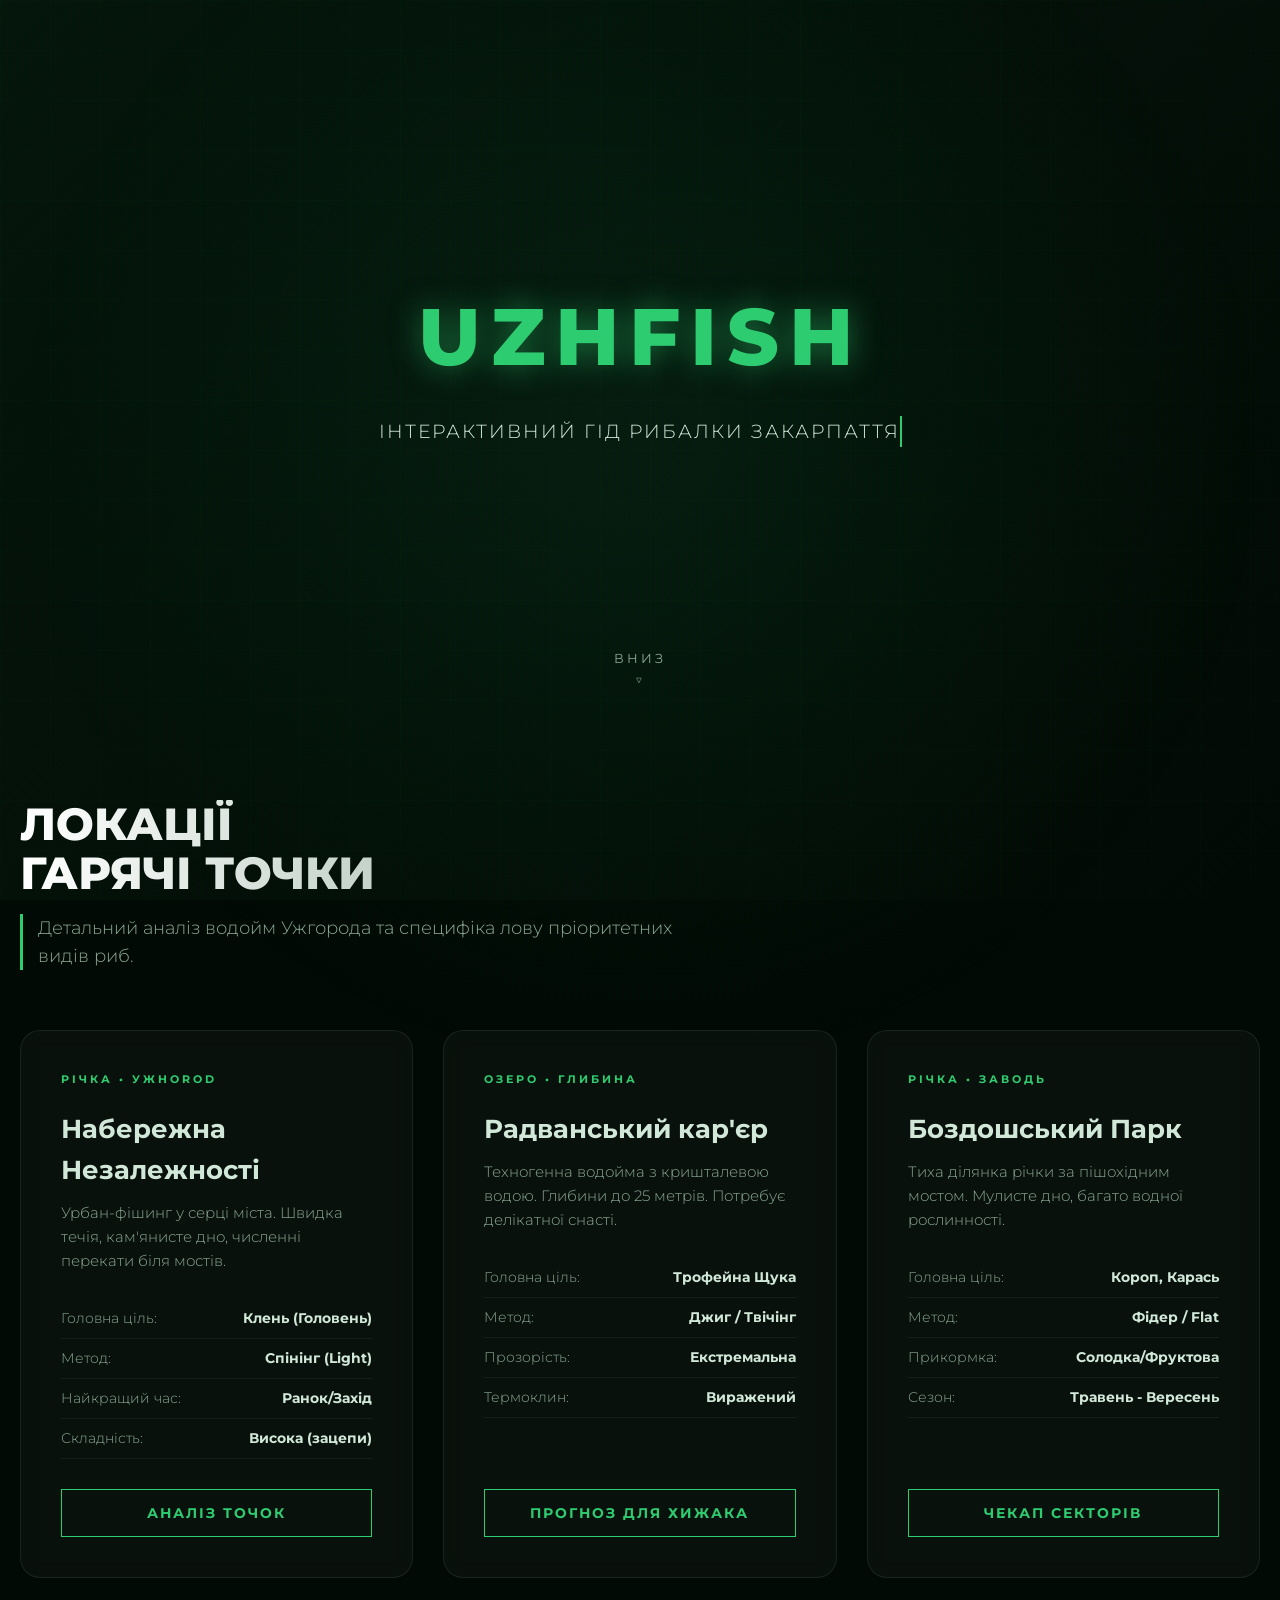
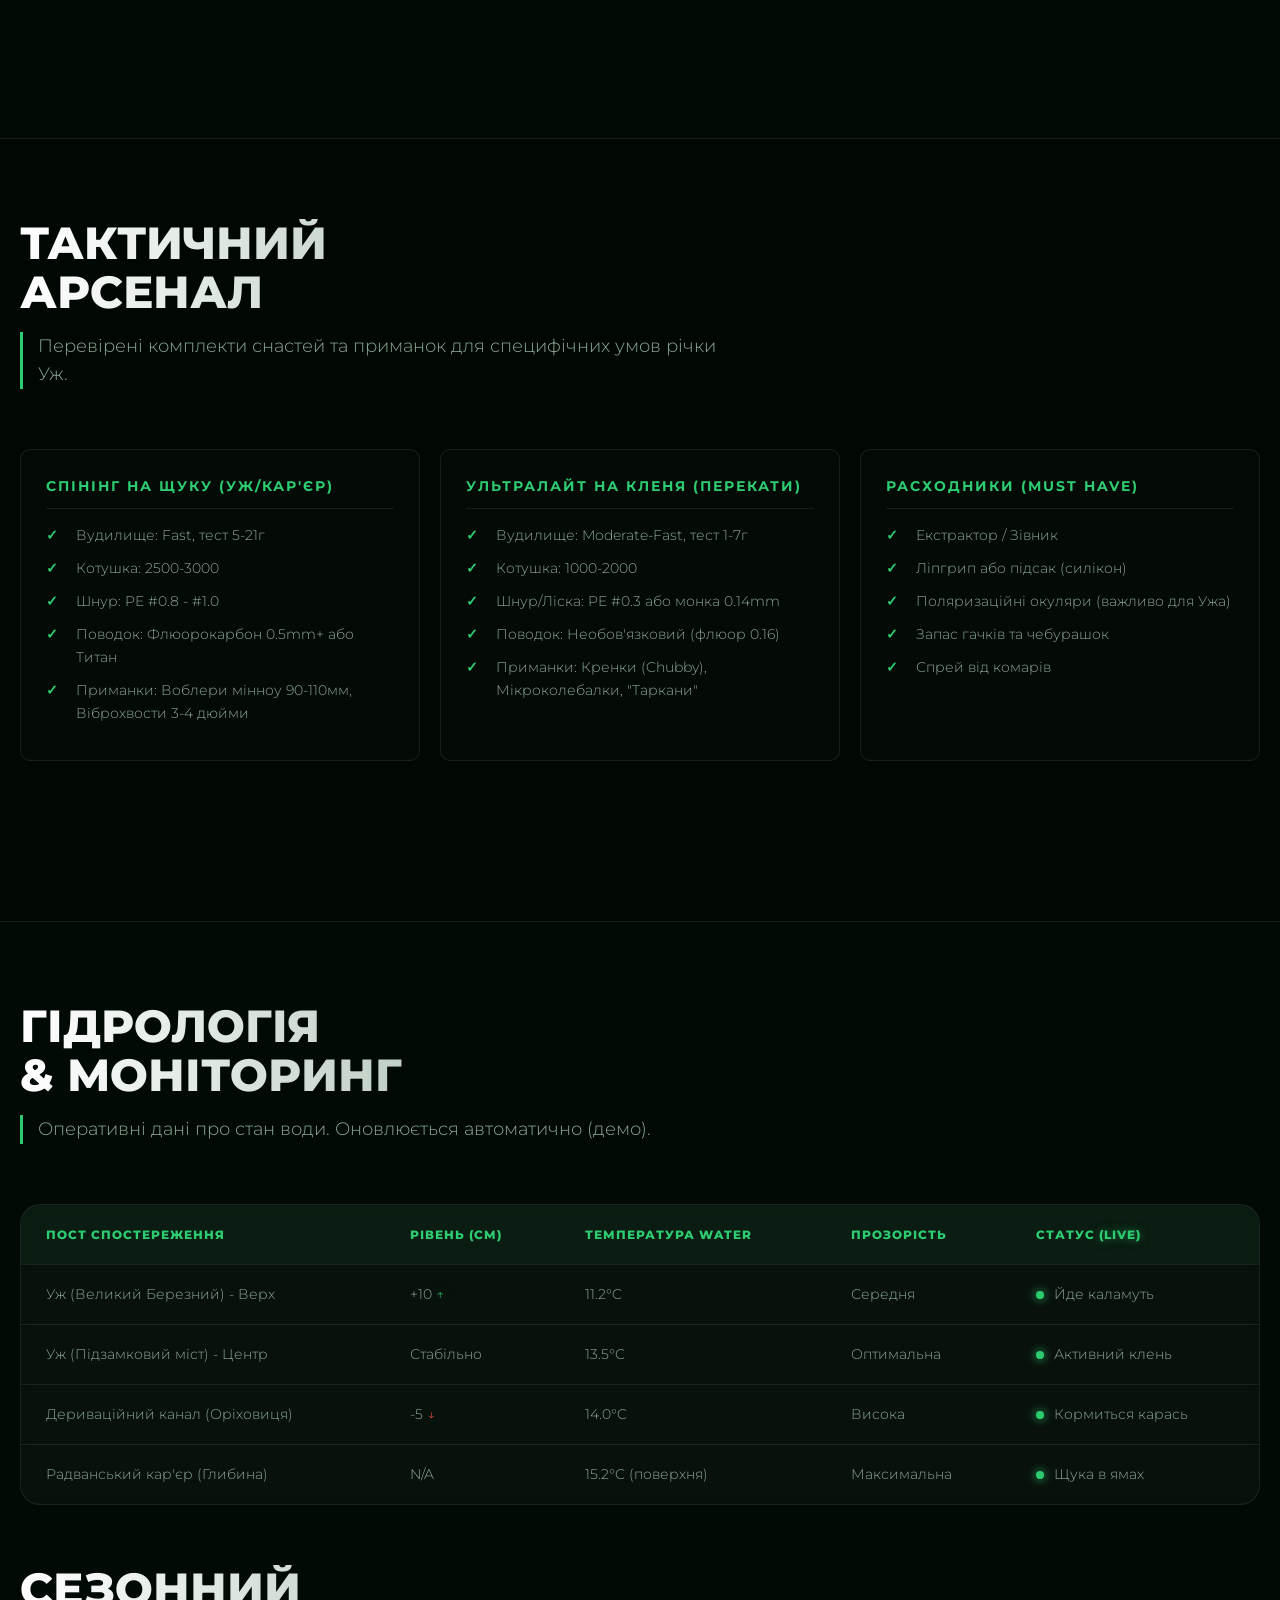
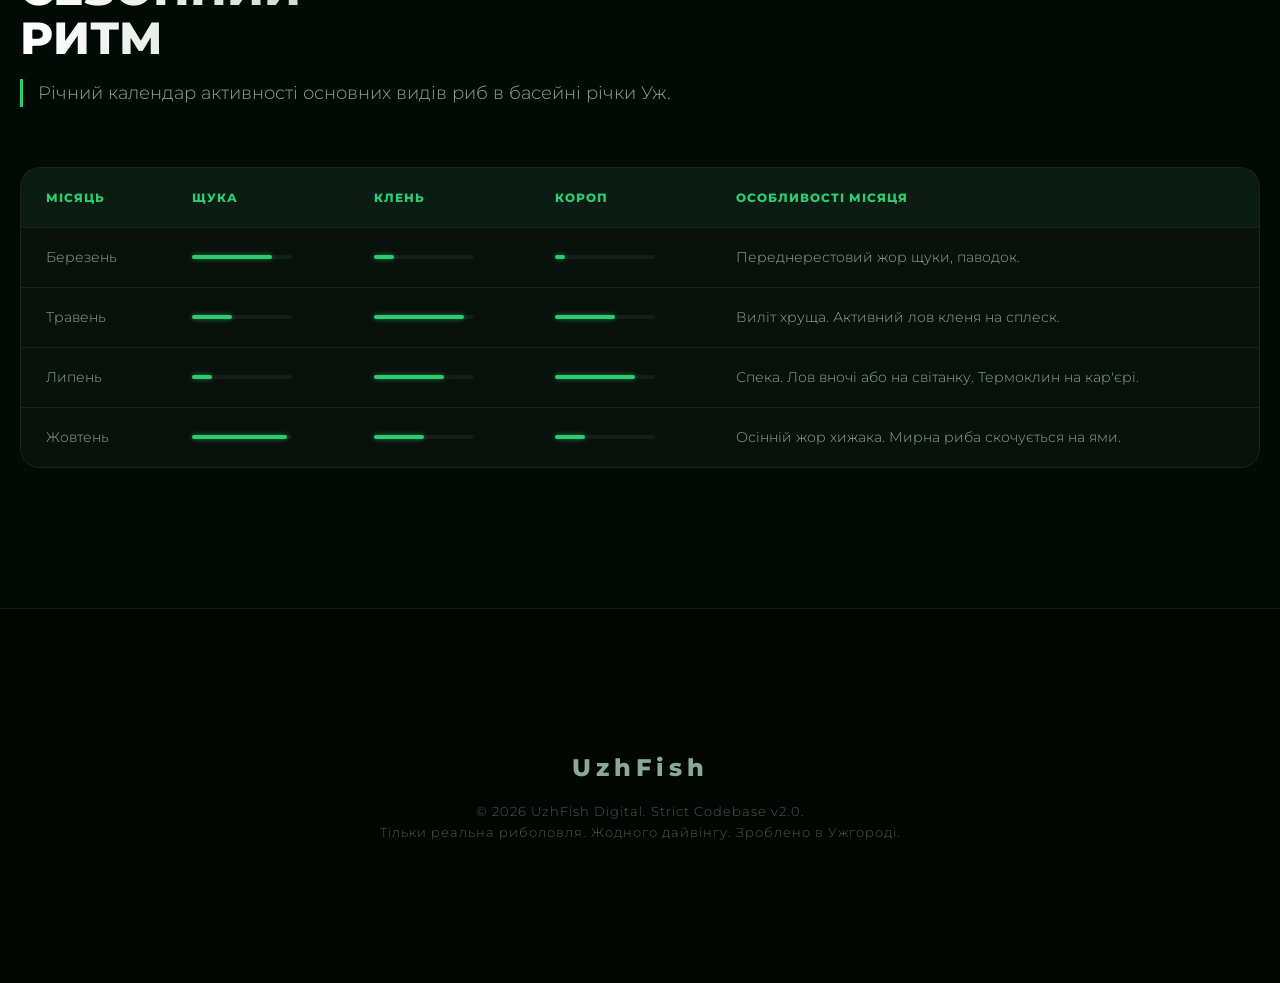
<file: index.html>
<!DOCTYPE html>
<html lang="uk">
<head>
    <meta charset="UTF-8">
    <meta name="viewport" content="width=device-width, initial-scale=1.0">
    <title>UzhFish — Преміальна Екосистема Рибалок Ужгорода</title>
    <link href="https://fonts.googleapis.com/css2?family=Montserrat:wght@300;400;700;800&display=swap" rel="stylesheet">
    
    <style>
        /* --- ДИЗАЙН-СИСТЕМА "DEEP RIVER DARK MODE" --- */
        :root {
            --bg-dark: #020a05;
            --bg-gradient: linear-gradient(135deg, #05160c 0%, #020a05 100%);
            --neon-green: #2ecc71;
            --neon-glow: rgba(46, 204, 113, 0.6);
            --text-main: #d1e8d9;
            --text-muted: #8ba895;
            --glass-bg: rgba(255, 255, 255, 0.03);
            --glass-border: rgba(255, 255, 255, 0.08);
            --font-family: 'Montserrat', sans-serif;
            --ease-out-back: cubic-bezier(0.175, 0.885, 0.32, 1.275);
        }

        /* --- ГЛОБАЛЬНІ СКИНУТТЯ ТА БАЗА --- */
        * {
            margin: 0;
            padding: 0;
            box-sizing: border-box;
            outline: none;
        }

        html {
            scroll-behavior: smooth;
            font-size: 16px;
        }

        body {
            background-color: var(--bg-dark);
            background-image: var(--bg-gradient);
            background-attachment: fixed;
            color: var(--text-main);
            font-family: var(--font-family);
            line-height: 1.6;
            overflow-x: hidden;
            position: relative;
        }

        /* Фонова текстура - сітка */
        body::before {
            content: '';
            position: fixed;
            top: 0; left: 0; width: 100%; height: 100%;
            background-image: linear-gradient(rgba(46, 204, 113, 0.02) 1px, transparent 1px),
                              linear-gradient(90deg, rgba(46, 204, 113, 0.02) 1px, transparent 1px);
            background-size: 50px 50px;
            z-index: -1;
        }

        /* Глибоке підсвічування води (Паралакс фон) */
        .deep-water-light {
            position: fixed;
            top: 50%; left: 50%;
            transform: translate(-50%, -50%);
            width: 100vmax; height: 100vmax;
            background: radial-gradient(circle, rgba(46, 204, 113, 0.07) 0%, rgba(2, 10, 5, 0) 70%);
            z-index: -2;
            pointer-events: none;
        }

        /* Кастомний скролбар */
        ::-webkit-scrollbar { width: 8px; }
        ::-webkit-scrollbar-track { background: var(--bg-dark); }
        ::-webkit-scrollbar-thumb {
            background: var(--neon-green);
            border-radius: 10px;
            box-shadow: 0 0 10px var(--neon-glow);
        }

        /* Утиліти */
        .container {
            max-width: 1300px;
            margin: 0 auto;
            padding: 80px 20px;
        }

        .neon-text {
            color: var(--neon-green);
            text-shadow: 0 0 10px var(--neon-glow);
        }

        /* --- ХЕДЕР (HERO SECTION) --- */
        header {
            height: 80vh;
            display: flex;
            flex-direction: column;
            justify-content: center;
            align-items: center;
            text-align: center;
            position: relative;
            overflow: hidden;
        }

        .logo {
            font-size: 5rem;
            font-weight: 800;
            text-transform: uppercase;
            letter-spacing: 10px;
            color: var(--neon-green);
            text-shadow: 0 0 30px rgba(46, 204, 113, 0.5);
            margin-bottom: 15px;
            position: relative;
        }

        /* Анімація друку для слогану */
        .typewriter h1 {
            overflow: hidden;
            border-right: 2px solid var(--neon-green);
            white-space: nowrap;
            margin: 0 auto;
            letter-spacing: 2px;
            font-weight: 300;
            font-size: 1.2rem;
            animation: typing 3.5s steps(40, end), blink-caret 0.75s step-end infinite;
        }

        @keyframes typing { from { width: 0 } to { width: 100% } }
        @keyframes blink-caret { from, to { border-color: transparent } 50% { border-color: var(--neon-green); } }

        .scroll-down {
            position: absolute;
            bottom: 30px;
            font-size: 0.8rem;
            text-transform: uppercase;
            letter-spacing: 3px;
            color: var(--text-muted);
            animation: arrow-bounce 2s infinite;
            cursor: pointer;
        }

        @keyframes arrow-bounce {
            0%, 20%, 50%, 80%, 100% { transform: translateY(0); }
            40% { transform: translateY(-10px); }
            60% { transform: translateY(-5px); }
        }

        /* --- СЕКЦІЇ ТА ТИПОГРАФІЯ --- */
        .section-header {
            margin-bottom: 60px;
            max-width: 700px;
        }

        .section-title {
            font-weight: 800;
            font-size: 2.8rem;
            text-transform: uppercase;
            line-height: 1.1;
            margin-bottom: 15px;
            background: linear-gradient(to right, #fff, var(--text-muted));
            -webkit-background-clip: text;
            -webkit-text-fill-color: transparent;
        }

        .section-subtitle {
            font-weight: 300;
            color: var(--text-muted);
            font-size: 1.1rem;
            border-left: 3px solid var(--neon-green);
            padding-left: 15px;
        }

        h3 {
            font-weight: 700;
            font-size: 1.6rem;
            margin-bottom: 10px;
        }

        /* --- КАРТКИ (GLASSMORPHISM + 3D HOVER) --- */
        .grid-3 {
            display: grid;
            grid-template-columns: repeat(auto-fit, minmax(350px, 1fr));
            gap: 30px;
            margin-bottom: 80px;
        }

        .glass-card {
            background: var(--glass-bg);
            backdrop-filter: blur(10px);
            -webkit-backdrop-filter: blur(10px);
            border: 1px solid var(--glass-border);
            padding: 40px;
            border-radius: 20px;
            transition: transform 0.5s var(--ease-out-back), border-color 0.3s ease, box-shadow 0.3s ease;
            position: relative;
            display: flex;
            flex-direction: column;
            transform-style: preserve-3d; /* Для 3D ефекту */
        }

        .glass-card:hover {
            border-color: var(--neon-green);
            box-shadow: 0 20px 50px rgba(46, 204, 113, 0.15);
            /* Transform додається через JS для 3D нахилу */
        }

        .card-category {
            font-size: 0.7rem;
            text-transform: uppercase;
            color: var(--neon-green);
            font-weight: 700;
            letter-spacing: 3px;
            margin-bottom: 20px;
            display: block;
        }

        .card-description {
            font-weight: 300;
            color: var(--text-muted);
            margin-bottom: 25px;
            font-size: 0.95rem;
        }

        .data-list {
            list-style: none;
            margin-bottom: 30px;
            font-size: 0.9rem;
        }

        .data-list li {
            display: flex;
            justify-content: space-between;
            padding: 8px 0;
            border-bottom: 1px solid rgba(255, 255, 255, 0.05);
        }

        .data-list li span:first-child { color: var(--text-muted); font-weight: 300;}
        .data-list li span:last-child { color: var(--text-main); font-weight: 700;}

        /* --- КНОПКИ --- */
        .btn-action {
            background: transparent;
            border: 1px solid var(--neon-green);
            color: var(--neon-green);
            padding: 15px 30px;
            font-family: var(--font-family);
            font-weight: 700;
            text-transform: uppercase;
            font-size: 0.85rem;
            cursor: pointer;
            margin-top: auto;
            transition: all 0.3s ease;
            letter-spacing: 2px;
            position: relative;
            overflow: hidden;
            z-index: 1;
        }

        .btn-action::before {
            content: '';
            position: absolute;
            top: 0; left: -100%; width: 100%; height: 100%;
            background: var(--neon-green);
            transition: all 0.3s ease;
            z-index: -1;
        }

        .btn-action:hover {
            color: var(--bg-dark);
            box-shadow: 0 0 30px var(--neon-glow);
        }

        .btn-action:hover::before {
            left: 0;
        }

        /* --- БЛОК: ТАКТИЧНИЙ АРСЕНАЛ (ЧЕК-ЛИСТИ) --- */
        .arsenal-section {
            background: rgba(0,0,0,0.2);
            border-top: 1px solid var(--glass-border);
            border-bottom: 1px solid var(--glass-border);
        }

        .gear-grid {
            display: grid;
            grid-template-columns: repeat(auto-fit, minmax(280px, 1fr));
            gap: 20px;
        }

        .gear-box {
            background: rgba(255,255,255,0.01);
            border: 1px solid var(--glass-border);
            padding: 25px;
            border-radius: 10px;
        }

        .gear-box h4 {
            color: var(--neon-green);
            text-transform: uppercase;
            font-size: 0.9rem;
            letter-spacing: 2px;
            margin-bottom: 15px;
            border-bottom: 1px solid var(--glass-border);
            padding-bottom: 10px;
        }

        .checklist {
            list-style: none;
        }

        .checklist li {
            position: relative;
            padding-left: 30px;
            margin-bottom: 10px;
            font-weight: 300;
            font-size: 0.9rem;
            color: var(--text-muted);
        }

        .checklist li::before {
            content: '✓';
            position: absolute;
            left: 0;
            color: var(--neon-green);
            font-weight: 700;
        }

        /* --- ТАБЛИЦІ (МОНІТОРИНГ ТА КАЛЕНДАР) --- */
        .table-wrapper {
            background: var(--glass-bg);
            border-radius: 20px;
            border: 1px solid var(--glass-border);
            overflow: hidden;
            margin-bottom: 60px;
            backdrop-filter: blur(5px);
        }

        .uzh-table {
            width: 100%;
            border-collapse: collapse;
            text-align: left;
            font-size: 0.9rem;
        }

        .uzh-table thead th {
            background: rgba(46, 204, 113, 0.05);
            color: var(--neon-green);
            padding: 20px 25px;
            font-weight: 800;
            text-transform: uppercase;
            letter-spacing: 1px;
            font-size: 0.75rem;
            border-bottom: 1px solid var(--glass-border);
        }

        .uzh-table tbody td {
            padding: 18px 25px;
            border-bottom: 1px solid var(--glass-border);
            font-weight: 300;
            color: var(--text-muted);
            transition: background 0.3s ease;
        }

        .uzh-table tbody tr:last-child td {
            border-bottom: none;
        }

        .uzh-table tbody tr:hover td {
            background: rgba(255,255,255,0.02);
            color: var(--text-main);
        }

        /* Пульсуючий індикатор LIVE */
        .live-indicator {
            display: inline-block;
            width: 8px; height: 8px;
            background-color: var(--neon-green);
            border-radius: 50%;
            margin-right: 10px;
            box-shadow: 0 0 10px var(--neon-green);
            animation: pulse-neon 1.5s infinite;
        }

        @keyframes pulse-neon {
            0% { box-shadow: 0 0 0 0 rgba(46, 204, 113, 0.7); }
            70% { box-shadow: 0 0 0 10px rgba(46, 204, 113, 0); }
            100% { box-shadow: 0 0 0 0 rgba(46, 204, 113, 0); }
        }

        /* Рейтинг активності в календарі */
        .activity-bar {
            height: 4px;
            background: rgba(255,255,255,0.05);
            border-radius: 2px;
            position: relative;
            width: 100px;
        }

        .activity-fill {
            position: absolute;
            top: 0; left: 0; height: 100%;
            background: var(--neon-green);
            border-radius: 2px;
            box-shadow: 0 0 5px var(--neon-glow);
        }

        /* --- АНІМАЦІЇ ПОЯВИ (REVEAL) --- */
        .reveal {
            opacity: 0;
            transform: translateY(50px);
            transition: all 1s cubic-bezier(0.215, 0.61, 0.355, 1);
        }

        .reveal.is-visible {
            opacity: 1;
            transform: translateY(0);
        }

        /* --- ФУТЕР --- */
        footer {
            text-align: center;
            padding: 60px 20px;
            border-top: 1px solid var(--glass-border);
            background: rgba(0,0,0,0.3);
            position: relative;
        }

        .footer-logo {
            font-weight: 800;
            font-size: 1.5rem;
            color: var(--text-muted);
            letter-spacing: 5px;
            margin-bottom: 15px;
            display: block;
        }

        .footer-credits {
            font-size: 0.8rem;
            color: #555;
            font-weight: 300;
            letter-spacing: 1px;
        }
    </style>
</head>
<body>

    <div class="deep-water-light" id="parallaxBg"></div>

    <header>
        <div class="logo">UzhFish</div>
        <div class="typewriter">
            <h1>ІНТЕРАКТИВНИЙ ГІД РИБАЛКИ ЗАКАРПАТТЯ</h1>
        </div>
        <div class="scroll-down" onclick="document.getElementById('content').scrollIntoView();">
            Вниз<br>▽
        </div>
    </header>

    <main class="container" id="content">
        
        <section class="reveal">
            <div class="section-header">
                <h2 class="section-title">Локації<br>Гарячі Точки</h2>
                <p class="section-subtitle">Детальний аналіз водойм Ужгорода та специфіка лову пріоритетних видів риб.</p>
            </div>

            <div class="grid-3">
                
                <div class="glass-card tilt-card">
                    <span class="card-category">Річка • Ужhorod</span>
                    <h3>Набережна Незалежності</h3>
                    <p class="card-description">Урбан-фішинг у серці міста. Швидка течія, кам'янисте дно, численні перекати біля мостів.</p>
                    <ul class="data-list">
                        <li><span>Головна ціль:</span> <span>Клень (Головень)</span></li>
                        <li><span>Метод:</span> <span>Спінінг (Light)</span></li>
                        <li><span>Найкращий час:</span> <span>Ранок/Захід</span></li>
                        <li><span>Складність:</span> <span>Висока (зацепи)</span></li>
                    </ul>
                    <button class="btn-action">Аналіз точок</button>
                </div>

                <div class="glass-card tilt-card">
                    <span class="card-category">Озеро • Глибина</span>
                    <h3>Радванський кар'єр</h3>
                    <p class="card-description">Техногенна водойма з кришталевою водою. Глибини до 25 метрів. Потребує делікатної снасті.</p>
                    <ul class="data-list">
                        <li><span>Головна ціль:</span> <span>Трофейна Щука</span></li>
                        <li><span>Метод:</span> <span>Джиг / Твічінг</span></li>
                        <li><span>Прозорість:</span> <span>Екстремальна</span></li>
                        <li><span>Термоклин:</span> <span>Виражений</span></li>
                    </ul>
                    <button class="btn-action">Прогноз для хижака</button>
                </div>

                <div class="glass-card tilt-card">
                    <span class="card-category">Річка • Заводь</span>
                    <h3>Боздошський Парк</h3>
                    <p class="card-description">Тиха ділянка річки за пішохідним мостом. Мулисте дно, багато водної рослинності.</p>
                    <ul class="data-list">
                        <li><span>Головна ціль:</span> <span>Короп, Карась</span></li>
                        <li><span>Метод:</span> <span>Фідер / Flat</span></li>
                        <li><span>Прикормка:</span> <span>Солодка/Фруктова</span></li>
                        <li><span>Сезон:</span> <span>Травень - Вересень</span></li>
                    </ul>
                    <button class="btn-action">Чекап секторів</button>
                </div>

            </div>
        </section>
    </main>

    <section class="arsenal-section reveal">
        <div class="container">
            <div class="section-header">
                <h2 class="section-title">Тактичний<br>Арсенал</h2>
                <p class="section-subtitle">Перевірені комплекти снастей та приманок для специфічних умов річки Уж.</p>
            </div>

            <div class="grid-3 gear-grid">
                
                <div class="gear-box">
                    <h4>Спінінг на Щуку (Уж/Кар'єр)</h4>
                    <ul class="checklist">
                        <li>Вудилище: Fast, тест 5-21г</li>
                        <li>Котушка: 2500-3000</li>
                        <li>Шнур: PE #0.8 - #1.0</li>
                        <li>Поводок: Флюорокарбон 0.5mm+ або Титан</li>
                        <li>Приманки: Воблери мінноу 90-110мм, Віброхвости 3-4 дюйми</li>
                    </ul>
                </div>

                <div class="gear-box">
                    <h4>Ультралайт на Кленя (Перекати)</h4>
                    <ul class="checklist">
                        <li>Вудилище: Moderate-Fast, тест 1-7г</li>
                        <li>Котушка: 1000-2000</li>
                        <li>Шнур/Ліска: PE #0.3 або монка 0.14mm</li>
                        <li>Поводок: Необов'язковий (флюор 0.16)</li>
                        <li>Приманки: Кренки (Chubby), Мікроколебалки, "Таркани"</li>
                    </ul>
                </div>

                <div class="gear-box">
                    <h4>Расходники (Must Have)</h4>
                    <ul class="checklist">
                        <li>Екстрактор / Зівник</li>
                        <li>Ліпгрип або підсак (силікон)</li>
                        <li>Поляризаційні окуляри (важливо для Ужа)</li>
                        <li>Запас гачків та чебурашок</li>
                        <li>Спрей від комарів</li>
                    </ul>
                </div>
            </div>
        </div>
    </section>

    <main class="container">
        
        <section class="reveal">
            <div class="section-header">
                <h2 class="section-title">Гідрологія<br>& Моніторинг</h2>
                <p class="section-subtitle">Оперативні дані про стан води. Оновлюється автоматично (демо).</p>
            </div>

            <div class="table-wrapper">
                <table class="uzh-table">
                    <thead>
                        <tr>
                            <th>Пост спостереження</th>
                            <th>Рівень (см)</th>
                            <th>Температура Water</th>
                            <th>Прозорість</th>
                            <th>Статус <span class="neon-text">(LIVE)</span></th>
                        </tr>
                    </thead>
                    <tbody>
                        <tr>
                            <td>Уж (Великий Березний) - Верх</td>
                            <td>+10 <span class="neon-text">↑</span></td>
                            <td>11.2°C</td>
                            <td>Середня</td>
                            <td><span class="live-indicator"></span>Йде каламуть</td>
                        </tr>
                        <tr>
                            <td>Уж (Підзамковий міст) - Центр</td>
                            <td>Стабільно</td>
                            <td>13.5°C</td>
                            <td>Оптимальна</td>
                            <td><span class="live-indicator"></span>Активний клень</td>
                        </tr>
                        <tr>
                            <td>Дериваційний канал (Оріховиця)</td>
                            <td>-5 <span style="color: #e74c3c">↓</span></td>
                            <td>14.0°C</td>
                            <td>Висока</td>
                            <td><span class="live-indicator"></span>Кормиться карась</td>
                        </tr>
                        <tr>
                            <td>Радванський кар'єр (Глибина)</td>
                            <td>N/A</td>
                            <td>15.2°C (поверхня)</td>
                            <td>Максимальна</td>
                            <td><span class="live-indicator"></span>Щука в ямах</td>
                        </tr>
                    </tbody>
                </table>
            </div>
        </section>

        <section class="reveal">
            <div class="section-header">
                <h2 class="section-title">Сезонний<br>Ритм</h2>
                <p class="section-subtitle">Річний календар активності основних видів риб в басейні річки Уж.</p>
            </div>

            <div class="table-wrapper">
                <table class="uzh-table">
                    <thead>
                        <tr>
                            <th>Місяць</th>
                            <th>Щука</th>
                            <th>Клень</th>
                            <th>Короп</th>
                            <th>Особливості місяця</th>
                        </tr>
                    </thead>
                    <tbody>
                        <tr>
                            <td>Березень</td>
                            <td><div class="activity-bar"><div class="activity-fill" style="width: 80%"></div></div></td>
                            <td><div class="activity-bar"><div class="activity-fill" style="width: 20%"></div></div></td>
                            <td><div class="activity-bar"><div class="activity-fill" style="width: 10%"></div></div></td>
                            <td>Переднерестовий жор щуки, паводок.</td>
                        </tr>
                        <tr>
                            <td>Травень</td>
                            <td><div class="activity-bar"><div class="activity-fill" style="width: 40%"></div></div></td>
                            <td><div class="activity-bar"><div class="activity-fill" style="width: 90%"></div></div></td>
                            <td><div class="activity-bar"><div class="activity-fill" style="width: 60%"></div></div></td>
                            <td>Виліт хруща. Активний лов кленя на сплеск.</td>
                        </tr>
                        <tr>
                            <td>Липень</td>
                            <td><div class="activity-bar"><div class="activity-fill" style="width: 20%"></div></div></td>
                            <td><div class="activity-bar"><div class="activity-fill" style="width: 70%"></div></div></td>
                            <td><div class="activity-bar"><div class="activity-fill" style="width: 80%"></div></div></td>
                            <td>Спека. Лов вночі або на світанку. Термоклин на кар'єрі.</td>
                        </tr>
                        <tr>
                            <td>Жовтень</td>
                            <td><div class="activity-bar"><div class="activity-fill" style="width: 95%"></div></div></td>
                            <td><div class="activity-bar"><div class="activity-fill" style="width: 50%"></div></div></td>
                            <td><div class="activity-bar"><div class="activity-fill" style="width: 30%"></div></div></td>
                            <td>Осінній жор хижака. Мирна риба скочується на ями.</td>
                        </tr>
                    </tbody>
                </table>
            </div>
        </section>

    </main>

    <footer>
        <div class="container">
            <span class="footer-logo">UzhFish</span>
            <p class="footer-credits">
                &copy; 2026 UzhFish Digital. Strict Codebase v2.0.<br>
                Тільки реальна риболовля. Жодного дайвінгу. Зроблено в Ужгороді.
            </p>
        </div>
    </footer>

    <script>
        document.addEventListener('DOMContentLoaded', () => {
            
            // 1. Reveal on Scroll (Intersection Observer)
            const observerOptions = {
                threshold: 0.15,
                rootMargin: '0px 0px -100px 0px'
            };

            const observer = new IntersectionObserver((entries) => {
                entries.forEach(entry => {
                    if (entry.isIntersecting) {
                        entry.target.classList.add('is-visible');
                    }
                });
            }, observerOptions);

            document.querySelectorAll('.reveal').forEach(el => {
                observer.observe(el);
            });

            // 2. Паралакс фонового підсвічування
            const parallaxBg = document.getElementById('parallaxBg');
            document.addEventListener('mousemove', (e) => {
                const x = (e.clientX / window.innerWidth) - 0.5;
                const y = (e.clientY / window.innerHeight) - 0.5;
                
                parallaxBg.style.transform = `translate(calc(-50% + ${x * 50}px), calc(-50% + ${y * 50}px))`;
            });

            // 3. 3D Hover ефект для карток
            const cards = document.querySelectorAll('.tilt-card');
            cards.forEach(card => {
                card.addEventListener('mousemove', (e) => {
                    const rect = card.getBoundingClientRect();
                    const x = e.clientX - rect.left;
                    const y = e.clientY - rect.top;
                    
                    const centerX = rect.width / 2;
                    const centerY = rect.height / 2;
                    
                    const rotateX = (y - centerY) / 10;
                    const rotateY = (centerX - x) / 10;
                    
                    card.style.transform = `perspective(1000px) rotateX(${rotateX}deg) rotateY(${rotateY}deg) translateY(-10px)`;
                });
                
                card.addEventListener('mouseleave', () => {
                    card.style.transform = `perspective(1000px) rotateX(0deg) rotateY(0deg) translateY(0px)`;
                });
            });
        });
    </script>

</body>
</html>
</file>
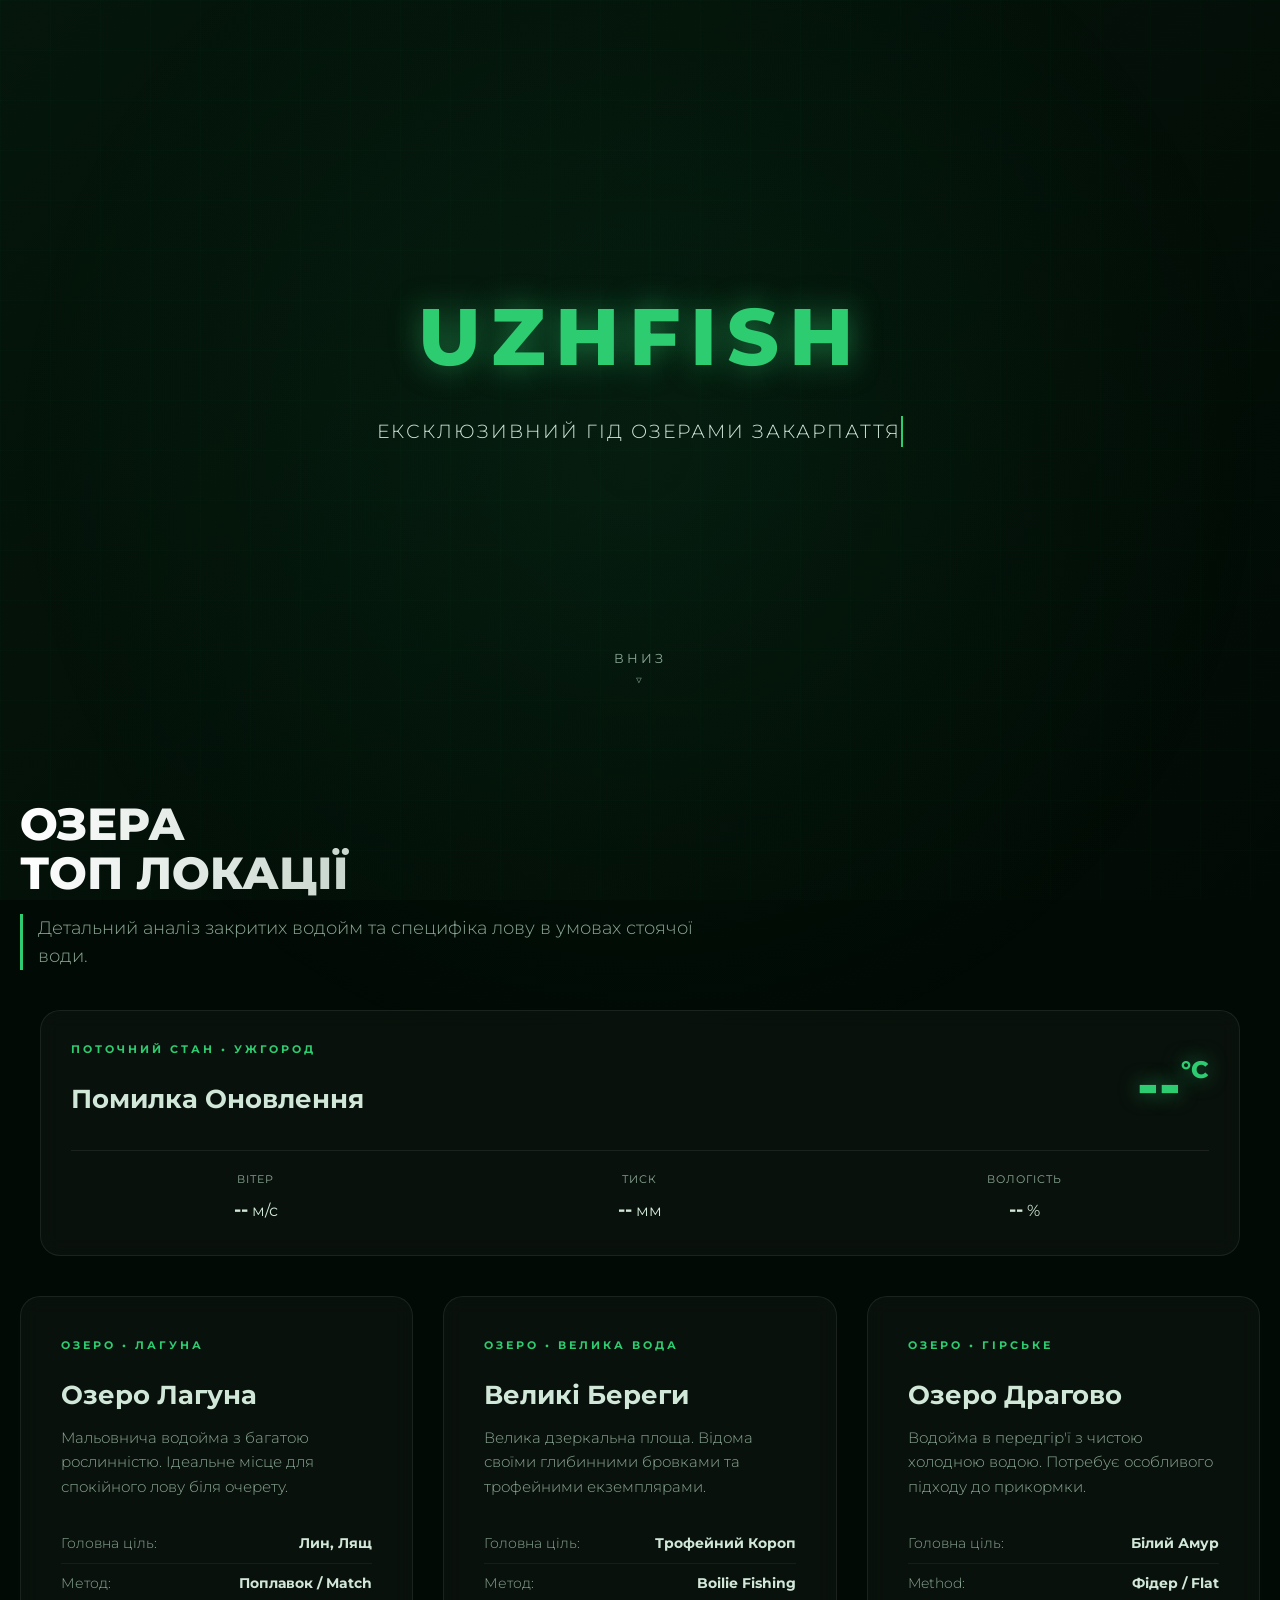
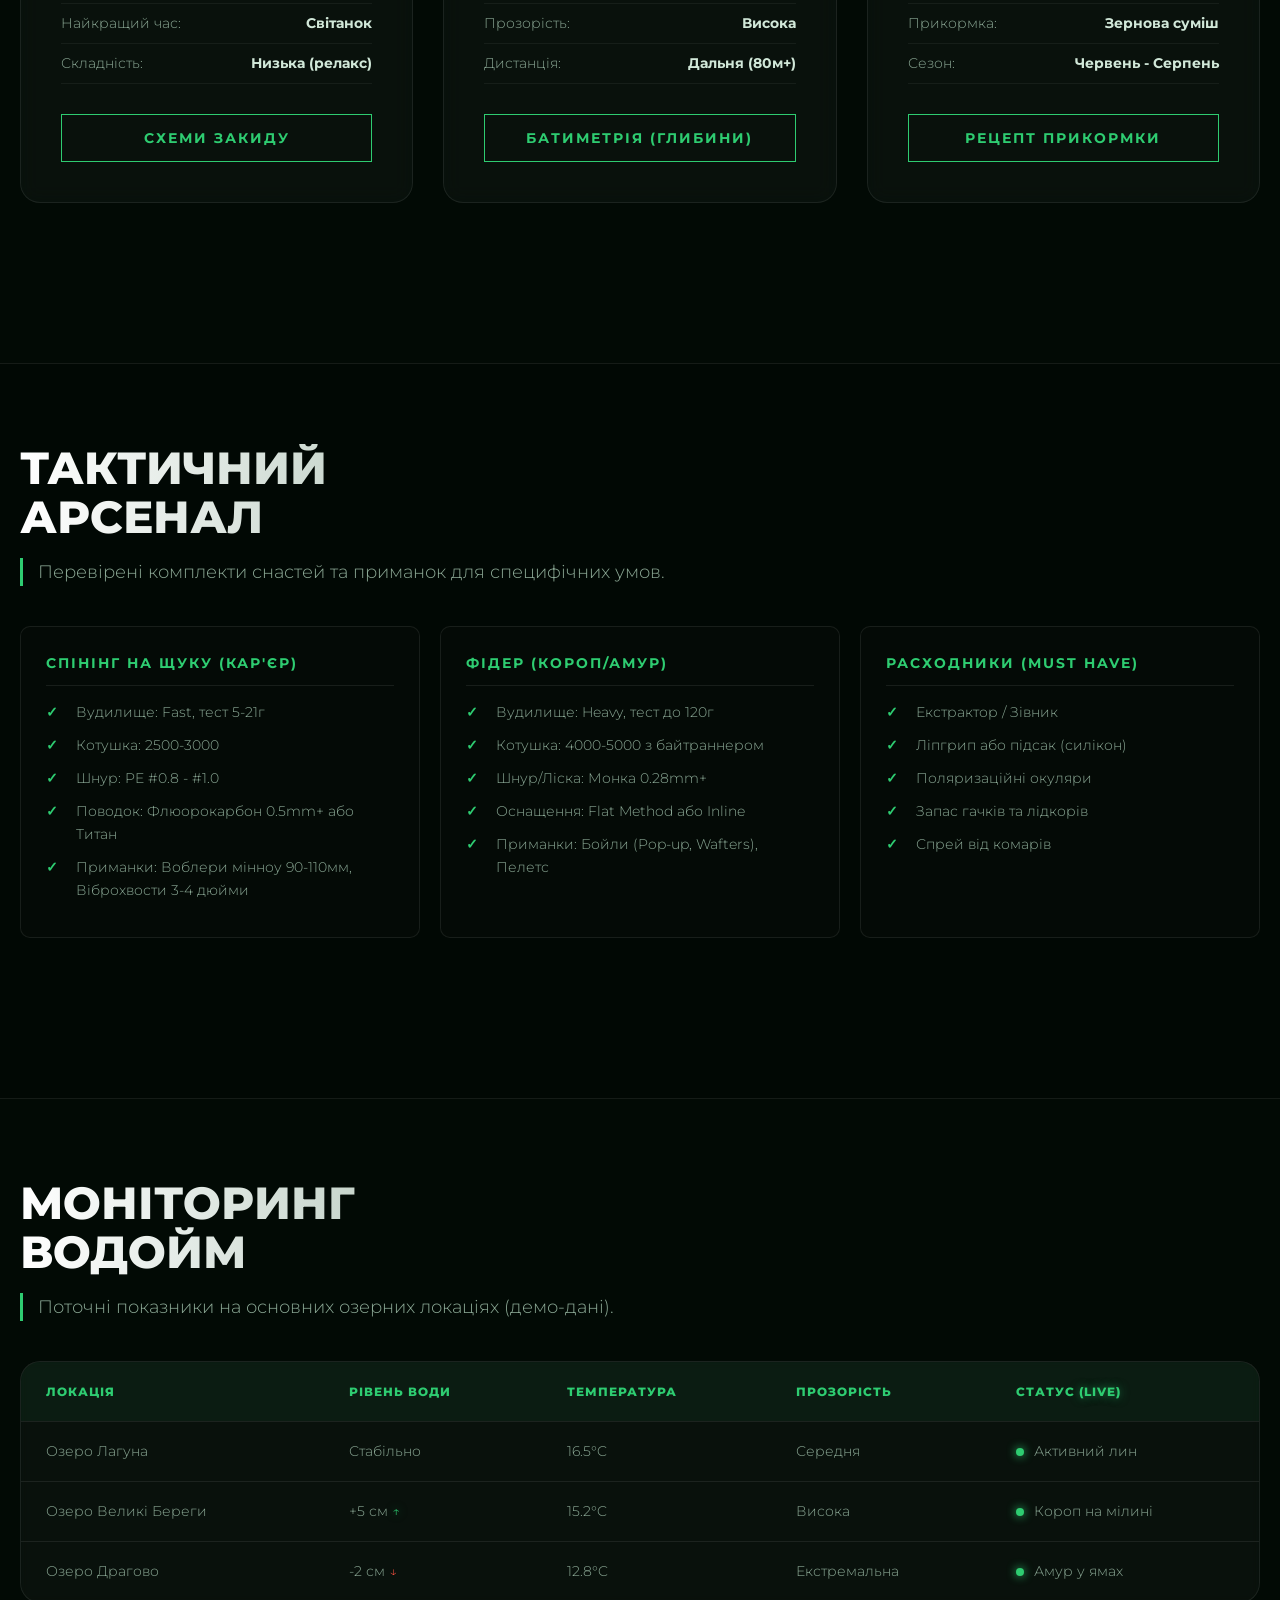
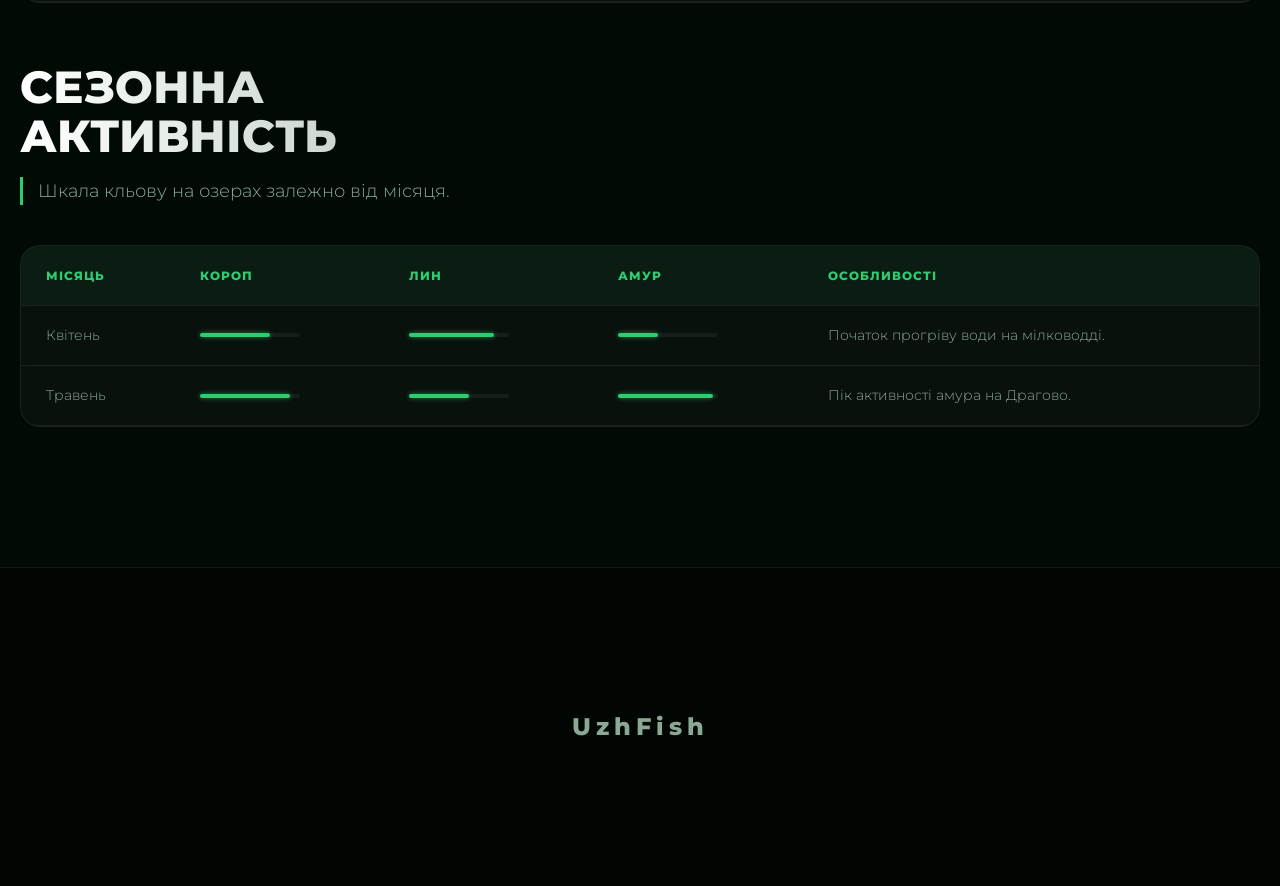
<file: index1.html>
<!DOCTYPE html>
<html lang="uk">
<head>
    <meta charset="UTF-8">
    <meta name="viewport" content="width=device-width, initial-scale=1.0">
    <title>UzhFish — Преміальна Екосистема Рибалок</title>
    <link href="https://fonts.googleapis.com/css2?family=Montserrat:wght@300;400;700;800&display=swap" rel="stylesheet">
    
    <style>
        /* --- ДИЗАЙН-СИСТЕМА "DEEP RIVER DARK MODE" --- */
        :root {
            --bg-dark: #020a05;
            --bg-gradient: linear-gradient(135deg, #05160c 0%, #020a05 100%);
            --neon-green: #2ecc71;
            --neon-glow: rgba(46, 204, 113, 0.6);
            --text-main: #d1e8d9;
            --text-muted: #8ba895;
            --glass-bg: rgba(255, 255, 255, 0.03);
            --glass-border: rgba(255, 255, 255, 0.08);
            --font-family: 'Montserrat', sans-serif;
            --ease-out-back: cubic-bezier(0.175, 0.885, 0.32, 1.275);
        }

        /* --- ГЛОБАЛЬНІ СКИНУТТЯ ТА БАЗА --- */
        * {
            margin: 0;
            padding: 0;
            box-sizing: border-box;
            outline: none;
        }

        html {
            scroll-behavior: smooth;
            font-size: 16px;
        }

        body {
            background-color: var(--bg-dark);
            background-image: var(--bg-gradient);
            background-attachment: fixed;
            color: var(--text-main);
            font-family: var(--font-family);
            line-height: 1.6;
            overflow-x: hidden;
            position: relative;
        }

        /* Фонова текстура - сітка */
        body::before {
            content: '';
            position: fixed;
            top: 0; left: 0; width: 100%; height: 100%;
            background-image: linear-gradient(rgba(46, 204, 113, 0.02) 1px, transparent 1px),
                              linear-gradient(90deg, rgba(46, 204, 113, 0.02) 1px, transparent 1px);
            background-size: 50px 50px;
            z-index: -1;
        }

        /* Глибоке підсвічування води (Паралакс фон) */
        .deep-water-light {
            position: fixed;
            top: 50%; left: 50%;
            transform: translate(-50%, -50%);
            width: 100vmax; height: 100vmax;
            background: radial-gradient(circle, rgba(46, 204, 113, 0.07) 0%, rgba(2, 10, 5, 0) 70%);
            z-index: -2;
            pointer-events: none;
        }

        /* Кастомний скролбар */
        ::-webkit-scrollbar { width: 8px; }
        ::-webkit-scrollbar-track { background: var(--bg-dark); }
        ::-webkit-scrollbar-thumb {
            background: var(--neon-green);
            border-radius: 10px;
            box-shadow: 0 0 10px var(--neon-glow);
        }

        /* Утиліти */
        .container {
            max-width: 1300px;
            margin: 0 auto;
            padding: 80px 20px;
        }

        .neon-text {
            color: var(--neon-green);
            text-shadow: 0 0 10px var(--neon-glow);
        }

        /* --- ХЕДЕР (HERO SECTION) --- */
        header {
            height: 80vh;
            display: flex;
            flex-direction: column;
            justify-content: center;
            align-items: center;
            text-align: center;
            position: relative;
            overflow: hidden;
        }

        .logo {
            font-size: 5rem;
            font-weight: 800;
            text-transform: uppercase;
            letter-spacing: 10px;
            color: var(--neon-green);
            text-shadow: 0 0 30px rgba(46, 204, 113, 0.5);
            margin-bottom: 15px;
            position: relative;
        }

        /* Анімація друку для слогану */
        .typewriter h1 {
            overflow: hidden;
            border-right: 2px solid var(--neon-green);
            white-space: nowrap;
            margin: 0 auto;
            letter-spacing: 2px;
            font-weight: 300;
            font-size: 1.2rem;
            animation: typing 3.5s steps(40, end), blink-caret 0.75s step-end infinite;
        }

        @keyframes typing { from { width: 0 } to { width: 100% } }
        @keyframes blink-caret { from, to { border-color: transparent } 50% { border-color: var(--neon-green); } }

        .scroll-down {
            position: absolute;
            bottom: 30px;
            font-size: 0.8rem;
            text-transform: uppercase;
            letter-spacing: 3px;
            color: var(--text-muted);
            animation: arrow-bounce 2s infinite;
            cursor: pointer;
        }

        @keyframes arrow-bounce {
            0%, 20%, 50%, 80%, 100% { transform: translateY(0); }
            40% { transform: translateY(-10px); }
            60% { transform: translateY(-5px); }
        }

        /* --- СЕКЦІЇ ТА ТИПОГРАФІЯ --- */
        .section-header {
            margin-bottom: 40px;
            max-width: 700px;
        }

        .section-title {
            font-weight: 800;
            font-size: 2.8rem;
            text-transform: uppercase;
            line-height: 1.1;
            margin-bottom: 15px;
            background: linear-gradient(to right, #fff, var(--text-muted));
            -webkit-background-clip: text;
            -webkit-text-fill-color: transparent;
        }

        .section-subtitle {
            font-weight: 300;
            color: var(--text-muted);
            font-size: 1.1rem;
            border-left: 3px solid var(--neon-green);
            padding-left: 15px;
        }

        h3 {
            font-weight: 700;
            font-size: 1.6rem;
            margin-bottom: 10px;
        }

        /* --- КАРТКИ (GLASSMORPHISM + 3D HOVER) --- */
        .grid-3 {
            display: grid;
            grid-template-columns: repeat(auto-fit, minmax(320px, 1fr));
            gap: 30px;
            margin-bottom: 80px;
        }

        .glass-card {
            background: var(--glass-bg);
            backdrop-filter: blur(10px);
            -webkit-backdrop-filter: blur(10px);
            border: 1px solid var(--glass-border);
            padding: 40px;
            border-radius: 20px;
            transition: transform 0.5s var(--ease-out-back), border-color 0.3s ease, box-shadow 0.3s ease;
            position: relative;
            display: flex;
            flex-direction: column;
            transform-style: preserve-3d;
        }

        .glass-card:hover {
            border-color: var(--neon-green);
            box-shadow: 0 20px 50px rgba(46, 204, 113, 0.15);
        }

        .card-category {
            font-size: 0.7rem;
            text-transform: uppercase;
            color: var(--neon-green);
            font-weight: 700;
            letter-spacing: 3px;
            margin-bottom: 20px;
            display: block;
        }

        .card-description {
            font-weight: 300;
            color: var(--text-muted);
            margin-bottom: 25px;
            font-size: 0.95rem;
        }

        .data-list {
            list-style: none;
            margin-bottom: 30px;
            font-size: 0.9rem;
        }

        .data-list li {
            display: flex;
            justify-content: space-between;
            padding: 8px 0;
            border-bottom: 1px solid rgba(255, 255, 255, 0.05);
        }

        .data-list li span:first-child { color: var(--text-muted); font-weight: 300;}
        .data-list li span:last-child { color: var(--text-main); font-weight: 700;}

        /* --- КНОПКИ --- */
        .btn-action {
            background: transparent;
            border: 1px solid var(--neon-green);
            color: var(--neon-green);
            padding: 15px 30px;
            font-family: var(--font-family);
            font-weight: 700;
            text-transform: uppercase;
            font-size: 0.85rem;
            cursor: pointer;
            margin-top: auto;
            transition: all 0.3s ease;
            letter-spacing: 2px;
            position: relative;
            overflow: hidden;
            z-index: 1;
        }

        .btn-action::before {
            content: '';
            position: absolute;
            top: 0; left: -100%; width: 100%; height: 100%;
            background: var(--neon-green);
            transition: all 0.3s ease;
            z-index: -1;
        }

        .btn-action:hover {
            color: var(--bg-dark);
            box-shadow: 0 0 30px var(--neon-glow);
        }

        .btn-action:hover::before {
            left: 0;
        }

        /* --- БЛОК: ТАКТИЧНИЙ АРСЕНАЛ (ЧЕК-ЛИСТИ) --- */
        .arsenal-section {
            background: rgba(0,0,0,0.2);
            border-top: 1px solid var(--glass-border);
            border-bottom: 1px solid var(--glass-border);
        }

        .gear-grid {
            display: grid;
            grid-template-columns: repeat(auto-fit, minmax(280px, 1fr));
            gap: 20px;
        }

        .gear-box {
            background: rgba(255,255,255,0.01);
            border: 1px solid var(--glass-border);
            padding: 25px;
            border-radius: 10px;
        }

        .gear-box h4 {
            color: var(--neon-green);
            text-transform: uppercase;
            font-size: 0.9rem;
            letter-spacing: 2px;
            margin-bottom: 15px;
            border-bottom: 1px solid var(--glass-border);
            padding-bottom: 10px;
        }

        .checklist {
            list-style: none;
        }

        .checklist li {
            position: relative;
            padding-left: 30px;
            margin-bottom: 10px;
            font-weight: 300;
            font-size: 0.9rem;
            color: var(--text-muted);
        }

        .checklist li::before {
            content: '✓';
            position: absolute;
            left: 0;
            color: var(--neon-green);
            font-weight: 700;
        }

        /* --- ТАБЛИЦІ (МОНІТОРИНГ ТА КАЛЕНДАР) --- */
        .table-wrapper {
            background: var(--glass-bg);
            border-radius: 20px;
            border: 1px solid var(--glass-border);
            overflow-x: auto;
            margin-bottom: 60px;
            backdrop-filter: blur(5px);
            -webkit-overflow-scrolling: touch;
        }

        .uzh-table {
            width: 100%;
            min-width: 700px;
            border-collapse: collapse;
            text-align: left;
            font-size: 0.9rem;
        }

        .uzh-table thead th {
            background: rgba(46, 204, 113, 0.05);
            color: var(--neon-green);
            padding: 20px 25px;
            font-weight: 800;
            text-transform: uppercase;
            letter-spacing: 1px;
            font-size: 0.75rem;
            border-bottom: 1px solid var(--glass-border);
        }

        .uzh-table tbody td {
            padding: 18px 25px;
            border-bottom: 1px solid var(--glass-border);
            font-weight: 300;
            color: var(--text-muted);
            transition: background 0.3s ease;
        }

        .uzh-table tbody tr:hover td {
            background: rgba(255,255,255,0.02);
            color: var(--text-main);
        }

        /* Пульсуючий індикатор LIVE */
        .live-indicator {
            display: inline-block;
            width: 8px; height: 8px;
            background-color: var(--neon-green);
            border-radius: 50%;
            margin-right: 10px;
            box-shadow: 0 0 10px var(--neon-green);
            animation: pulse-neon 1.5s infinite;
        }

        @keyframes pulse-neon {
            0% { box-shadow: 0 0 0 0 rgba(46, 204, 113, 0.7); }
            70% { box-shadow: 0 0 0 10px rgba(46, 204, 113, 0); }
            100% { box-shadow: 0 0 0 0 rgba(46, 204, 113, 0); }
        }

        .activity-bar {
            height: 4px;
            background: rgba(255,255,255,0.05);
            border-radius: 2px;
            position: relative;
            width: 100px;
        }

        .activity-fill {
            position: absolute;
            top: 0; left: 0; height: 100%;
            background: var(--neon-green);
            border-radius: 2px;
            box-shadow: 0 0 5px var(--neon-glow);
        }

        /* --- АНІМАЦІЇ ПОЯВИ (REVEAL) --- */
        .reveal {
            opacity: 0;
            transform: translateY(50px);
            transition: all 1s cubic-bezier(0.215, 0.61, 0.355, 1);
        }

        .reveal.is-visible {
            opacity: 1;
            transform: translateY(0);
        }

        /* --- МОДАЛЬНЕ ВІКНО --- */
        .modal {
            display: none; 
            position: fixed; 
            z-index: 1000; 
            left: 0; top: 0;
            width: 100%; height: 100%;
            background-color: rgba(0, 0, 0, 0.85);
            backdrop-filter: blur(8px);
            align-items: center;
            justify-content: center;
        }

        .modal-content {
            position: relative;
            width: 90%;
            max-width: 600px;
            padding: 40px;
            border: 1px solid var(--neon-green);
            animation: modalAppear 0.4s var(--ease-out-back);
        }

        @keyframes modalAppear {
            from { opacity: 0; transform: scale(0.8); }
            to { opacity: 1; transform: scale(1); }
        }

        .close-modal {
            position: absolute;
            top: 15px; right: 20px;
            color: var(--text-muted);
            font-size: 28px;
            cursor: pointer;
            transition: 0.3s;
        }

        .close-modal:hover { color: var(--neon-green); }

        #modalBody {
            margin-top: 20px;
            color: var(--text-main);
            line-height: 1.8;
        }

        #modalBody ul { list-style: none; padding: 0; }
        #modalBody li { margin-bottom: 10px; border-left: 2px solid var(--neon-green); padding-left: 15px; }

        /* --- ФУТЕР --- */
        footer {
            text-align: center;
            padding: 60px 20px;
            border-top: 1px solid var(--glass-border);
            background: rgba(0,0,0,0.3);
            position: relative;
        }

        .footer-logo {
            font-weight: 800;
            font-size: 1.5rem;
            color: var(--text-muted);
            letter-spacing: 5px;
            display: block;
        }

        /* --- МЕДІА-ЗАПИТИ ДЛЯ МОБІЛЬНИХ --- */
        @media (max-width: 768px) {
            .logo { font-size: 3rem; letter-spacing: 5px; }
            .section-title { font-size: 2.2rem; }
            .container { padding: 40px 15px; }
            header { height: 60vh; }
            .glass-card { padding: 30px 20px; }
            .typewriter h1 { font-size: 1rem; }
        }
    </style>
</head>
<body>

    <div class="deep-water-light" id="parallaxBg"></div>

    <header>
        <div class="logo">UzhFish</div>
        <div class="typewriter">
            <h1>ЕКСКЛЮЗИВНИЙ ГІД ОЗЕРАМИ ЗАКАРПАТТЯ</h1>
        </div>
        <div class="scroll-down" onclick="document.getElementById('content').scrollIntoView();">
            Вниз<br>▽
        </div>
    </header>

    <main class="container" id="content">
        
        
        <section class="reveal">
            <div class="section-header">
                <h2 class="section-title">Озера<br>Топ Локації</h2>
                <p class="section-subtitle">Детальний аналіз закритих водойм та специфіка лову в умовах стоячої води.</p>
            </div>

            <section class="reveal">
    <div class="container" style="padding-top: 0; padding-bottom: 40px;">
        <div class="glass-card tilt-card weather-widget-container">
            <div class="weather-main-info">
                <div>
                    <span class="card-category">Поточний стан • Ужгород</span>
                    <h3 id="weather-desc">Завантаження...</h3>
                </div>
                <div class="temp-display">
                    <span id="temp-val">--</span><span class="unit">°C</span>
                </div>
            </div>
            
            <div class="weather-grid-details">
                <div class="weather-item">
                    <span class="label">Вітер</span>
                    <span class="value" id="wind-speed">--</span> <span class="unit">м/с</span>
                </div>
                <div class="weather-item">
                    <span class="label">Тиск</span>
                    <span class="value" id="pressure-val">--</span> <span class="unit">мм</span>
                </div>
                <div class="weather-item">
                    <span class="label">Вологість</span>
                    <span class="value" id="humidity-val">--</span> <span class="unit">%</span>
                </div>
            </div>
        </div>
    </div>
</section>

<style>
    .weather-widget-container {
        padding: 30px;
        display: flex;
        flex-direction: column;
        gap: 20px;
    }
    .weather-main-info {
        display: flex;
        justify-content: space-between;
        align-items: center;
    }
    .temp-display {
        font-size: 3.5rem;
        font-weight: 800;
        color: var(--neon-green);
        text-shadow: 0 0 20px var(--neon-glow);
    }
    .temp-display .unit {
        font-size: 1.5rem;
        vertical-align: top;
        margin-top: 10px;
        display: inline-block;
    }
    .weather-grid-details {
        display: grid;
        grid-template-columns: repeat(3, 1fr);
        gap: 15px;
        border-top: 1px solid var(--glass-border);
        padding-top: 20px;
    }
    .weather-item { text-align: center; }
    .weather-item .label {
        display: block;
        font-size: 0.7rem;
        text-transform: uppercase;
        color: var(--text-muted);
        letter-spacing: 1px;
        margin-bottom: 5px;
    }
    .weather-item .value {
        font-size: 1.2rem;
        font-weight: 700;
        color: var(--text-main);
    }
    #weather-desc { text-transform: capitalize; }
</style>

<script>
    const API_KEY = '368ffcec4e14f702b5a17292613ea9c3'; 
    const CITY = 'Uzhhorod';
    const WEATHER_URL = `https://api.openweathermap.org/data/2.5/weather?q=${CITY}&appid=${API_KEY}&units=metric&lang=uk`;

    async function updateWeather() {
        try {
            const response = await fetch(WEATHER_URL);
            const data = await response.json();
            if (data.cod === 200) {
                document.getElementById('temp-val').innerText = Math.round(data.main.temp);
                document.getElementById('weather-desc').innerText = data.weather[0].description;
                document.getElementById('wind-speed').innerText = data.wind.speed;
                document.getElementById('humidity-val').innerText = data.main.humidity;
                const pressureMm = Math.round(data.main.pressure * 0.750062);
                document.getElementById('pressure-val').innerText = pressureMm;
            }
        } catch (err) {
            document.getElementById('weather-desc').innerText = "Помилка оновлення";
        }
    }
    updateWeather();
    setInterval(updateWeather, 900000);
</script>
            <div class="grid-3">
                <div class="glass-card tilt-card">
                    <span class="card-category">Озеро • Лагуна</span>
                    <h3>Озеро Лагуна</h3>
                    <p class="card-description">Мальовнича водойма з багатою рослинністю. Ідеальне місце для спокійного лову біля очерету.</p>
                    <ul class="data-list">
                        <li><span>Головна ціль:</span> <span>Лин, Лящ</span></li>
                        <li><span>Метод:</span> <span>Поплавок / Match</span></li>
                        <li><span>Найкращий час:</span> <span>Світанок</span></li>
                        <li><span>Складність:</span> <span>Низька (релакс)</span></li>
                    </ul>
                    <button class="btn-action"> Схеми закиду</button>
                </div>

                <div class="glass-card tilt-card">
                    <span class="card-category">Озеро • Велика вода</span>
                    <h3>Великі Береги</h3>
                    <p class="card-description">Велика дзеркальна площа. Відома своїми глибинними бровками та трофейними екземплярами.</p>
                    <ul class="data-list">
                        <li><span>Головна ціль:</span> <span>Трофейний Короп</span></li>
                        <li><span>Метод:</span> <span>Boilie Fishing</span></li>
                        <li><span>Прозорість:</span> <span>Висока</span></li>
                        <li><span>Дистанція:</span> <span>Дальня (80м+)</span></li>
                    </ul>
                    <button class="btn-action"> Батиметрія (Глибини)</button>
                </div>

                <div class="glass-card tilt-card">
                    <span class="card-category">Озеро • Гірське</span>
                    <h3>Озеро Драгово</h3>
                    <p class="card-description">Водойма в передгір'ї з чистою холодною водою. Потребує особливого підходу до прикормки.</p>
                    <ul class="data-list">
                        <li><span>Головна ціль:</span> <span>Білий Амур</span></li>
                        <li><span>Method:</span> <span>Фідер / Flat</span></li>
                        <li><span>Прикормка:</span> <span>Зернова суміш</span></li>
                        <li><span>Сезон:</span> <span>Червень - Серпень</span></li>
                    </ul>
                    <button class="btn-action"> Рецепт прикормки</button>
                </div>
            </div>
        </section>
    </main>

    <section class="arsenal-section reveal">
        <div class="container">
            <div class="section-header">
                <h2 class="section-title">Тактичний<br>Арсенал</h2>
                <p class="section-subtitle">Перевірені комплекти снастей та приманок для специфічних умов.</p>
            </div>

            <div class="grid-3 gear-grid">
                <div class="gear-box">
                    <h4>Спінінг на Щуку (Кар'єр)</h4>
                    <ul class="checklist">
                        <li>Вудилище: Fast, тест 5-21г</li>
                        <li>Котушка: 2500-3000</li>
                        <li>Шнур: PE #0.8 - #1.0</li>
                        <li>Поводок: Флюорокарбон 0.5mm+ або Титан</li>
                        <li>Приманки: Воблери мінноу 90-110мм, Віброхвости 3-4 дюйми</li>
                    </ul>
                </div>

                <div class="gear-box">
                    <h4>Фідер (Короп/Амур)</h4>
                    <ul class="checklist">
                        <li>Вудилище: Heavy, тест до 120г</li>
                        <li>Котушка: 4000-5000 з байтраннером</li>
                        <li>Шнур/Ліска: Монка 0.28mm+</li>
                        <li>Оснащення: Flat Method або Inline</li>
                        <li>Приманки: Бойли (Pop-up, Wafters), Пелетс</li>
                    </ul>
                </div>

                <div class="gear-box">
                    <h4>Расходники (Must Have)</h4>
                    <ul class="checklist">
                        <li>Екстрактор / Зівник</li>
                        <li>Ліпгрип або підсак (силікон)</li>
                        <li>Поляризаційні окуляри</li>
                        <li>Запас гачків та лідкорів</li>
                        <li>Спрей від комарів</li>
                    </ul>
                </div>
            </div>
        </div>
    </section>

    <main class="container">
        
        
        <section class="reveal">
            <div class="section-header">
                <h2 class="section-title">Моніторинг<br>Водойм</h2>
                <p class="section-subtitle">Поточні показники на основних озерних локаціях (демо-дані).</p>
            </div>

            <div class="table-wrapper">
                <table class="uzh-table">
                    <thead>
                        <tr>
                            <th>Локація</th>
                            <th>Рівень води</th>
                            <th>Температура</th>
                            <th>Прозорість</th>
                            <th>Статус <span class="neon-text">(LIVE)</span></th>
                        </tr>
                    </thead>
                    <tbody>
                        <tr>
                            <td>Озеро Лагуна</td>
                            <td>Стабільно</td>
                            <td>16.5°C</td>
                            <td>Середня</td>
                            <td><span class="live-indicator"></span>Активний лин</td>
                        </tr>
                        <tr>
                            <td>Озеро Великі Береги</td>
                            <td>+5 см <span class="neon-text">↑</span></td>
                            <td>15.2°C</td>
                            <td>Висока</td>
                            <td><span class="live-indicator"></span>Короп на мілині</td>
                        </tr>
                        <tr>
                            <td>Озеро Драгово</td>
                            <td>-2 см <span style="color: #e74c3c">↓</span></td>
                            <td>12.8°C</td>
                            <td>Екстремальна</td>
                            <td><span class="live-indicator"></span>Амур у ямах</td>
                        </tr>
                    </tbody>
                </table>
            </div>
        </section>

        <section class="reveal">
            <div class="section-header">
                <h2 class="section-title">Сезонна<br>Активність</h2>
                <p class="section-subtitle">Шкала кльову на озерах залежно від місяця.</p>
            </div>

            <div class="table-wrapper">
                <table class="uzh-table">
                    <thead>
                        <tr>
                            <th>Місяць</th>
                            <th>Короп</th>
                            <th>Лин</th>
                            <th>Амур</th>
                            <th>Особливості</th>
                        </tr>
                    </thead>
                    <tbody>
                        <tr>
                            <td>Квітень</td>
                            <td><div class="activity-bar"><div class="activity-fill" style="width: 70%"></div></div></td>
                            <td><div class="activity-bar"><div class="activity-fill" style="width: 85%"></div></div></td>
                            <td><div class="activity-bar"><div class="activity-fill" style="width: 40%"></div></div></td>
                            <td>Початок прогріву води на мілководді.</td>
                        </tr>
                        <tr>
                            <td>Травень</td>
                            <td><div class="activity-bar"><div class="activity-fill" style="width: 90%"></div></div></td>
                            <td><div class="activity-bar"><div class="activity-fill" style="width: 60%"></div></div></td>
                            <td><div class="activity-bar"><div class="activity-fill" style="width: 95%"></div></div></td>
                            <td>Пік активності амура на Драгово.</td>
                        </tr>
                    </tbody>
                </table>
            </div>
        </section>

    </main>

    <div id="fishingModal" class="modal">
        <div class="modal-content glass-card">
            <span class="close-modal">&times;</span>
            <h2 id="modalTitle" class="neon-text"></h2>
            <div id="modalBody"></div>
        </div>
    </div>

    <footer>
        <div class="container">
            <span class="footer-logo">UzhFish</span>
        </div>
    </footer>

    <script>
        document.addEventListener('DOMContentLoaded', () => {
            const observerOptions = { threshold: 0.15, rootMargin: '0px 0px -100px 0px' };
            const observer = new IntersectionObserver((entries) => {
                entries.forEach(entry => {
                    if (entry.isIntersecting) entry.target.classList.add('is-visible');
                });
            }, observerOptions);

            document.querySelectorAll('.reveal').forEach(el => observer.observe(el));

            const parallaxBg = document.getElementById('parallaxBg');
            document.addEventListener('mousemove', (e) => {
                const x = (e.clientX / window.innerWidth) - 0.5;
                const y = (e.clientY / window.innerHeight) - 0.5;
                parallaxBg.style.transform = `translate(calc(-50% + ${x * 50}px), calc(-50% + ${y * 50}px))`;
            });

            const cards = document.querySelectorAll('.tilt-card');
            cards.forEach(card => {
                card.addEventListener('mousemove', (e) => {
                    if (window.innerWidth < 768) return;
                    const rect = card.getBoundingClientRect();
                    const x = e.clientX - rect.left;
                    const y = e.clientY - rect.top;
                    const centerX = rect.width / 2;
                    const centerY = rect.height / 2;
                    const rotateX = (y - centerY) / 10;
                    const rotateY = (centerX - x) / 10;
                    card.style.transform = `perspective(1000px) rotateX(${rotateX}deg) rotateY(${rotateY}deg) translateY(-10px)`;
                });
                card.addEventListener('mouseleave', () => {
                    card.style.transform = `perspective(1000px) rotateX(0deg) rotateY(0deg) translateY(0px)`;
                });
            });

            // Логіка модального вікна
            const modal = document.getElementById("fishingModal");
            const closeModal = document.querySelector(".close-modal");
            const modalTitle = document.getElementById("modalTitle");
            const modalBody = document.getElementById("modalBody");

            // Розширена база даних
            const lakeData = {
                "Схеми закиду": {
                    title: "Карта секторів: Лагуна",
                    content: `
                        <p style="margin-bottom: 15px; color: var(--text-muted);">Локація вимагає точкового закиду через густу рослинність.</p>
                        <ul style="list-style: none; padding: 0;">
                            <li style="margin-bottom: 15px; padding-left: 15px; border-left: 2px solid var(--neon-green);">
                                <b style="color: var(--neon-green);">Сектор А (Північний берег):</b> Глибина 1.5-2м. Тверде дно, ідеально для поплавка. Клює лин зранку.
                            </li>
                            <li style="margin-bottom: 15px; padding-left: 15px; border-left: 2px solid var(--neon-green);">
                                <b style="color: var(--neon-green);">Сектор Б (Біля пірса):</b> Перепад глибин до 3м. Багато корчів, ризик зачепу, але тут стоїть великий лящ.
                            </li>
                            <li style="margin-bottom: 15px; padding-left: 15px; border-left: 2px solid #e74c3c;">
                                <b style="color: #e74c3c;">Обережно:</b> Уникайте західної затоки, там суцільний мул (до 40 см), оснастка просто потоне.
                            </li>
                        </ul>
                    `
                },
                "Батиметрія (Глибини)": {
                    title: "Рельєф дна: Великі Береги",
                    content: `
                        <div style="display: flex; justify-content: space-between; margin-bottom: 20px; border-bottom: 1px solid var(--glass-border); padding-bottom: 10px;">
                            <span>Макс. глибина: <b style="color: var(--neon-green);">12.4 м</b></span>
                            <span>Дно: <b style="color: var(--text-main);">Пісок/Ракушняк</b></span>
                        </div>
                        <ul style="list-style: none; padding: 0;">
                            <li style="margin-bottom: 15px; padding-left: 15px; border-left: 2px solid var(--neon-green);">
                                <b style="color: var(--neon-green);">Перша бровка (25-30м):</b> Спад з 2 на 4 метри. Відмінна точка для нічного лову середнього коропа.
                            </li>
                            <li style="margin-bottom: 15px; padding-left: 15px; border-left: 2px solid var(--neon-green);">
                                <b style="color: var(--neon-green);">Руслове плато (60-70м):</b> Стабільна глибина 7м. Місце харчування трофейних екземплярів.
                            </li>
                            <li style="margin-bottom: 15px; padding-left: 15px; border-left: 2px solid var(--neon-green);">
                                <b style="color: var(--neon-green);">Зимова яма (100м+):</b> Глибина понад 12 метрів. Влітку там утворюється термоклин, риби немає.
                            </li>
                        </ul>
                    `
                },
                "Рецепт прикормки": {
                    title: "Секретний мікс: Драгово",
                    content: `
                        <p style="margin-bottom: 15px; color: var(--text-muted);">Білий амур на цій водоймі ігнорує солодкі бойли. Спробуй цей мікс:</p>
                        <ul style="list-style: none; padding: 0;">
                            <li style="margin-bottom: 10px; display: flex; justify-content: space-between; border-bottom: 1px solid rgba(255,255,255,0.05); padding-bottom: 5px;">
                                <span>Ферментована кукурудза (п'яна)</span> <b style="color: var(--neon-green);">3 кг</b>
                            </li>
                            <li style="margin-bottom: 10px; display: flex; justify-content: space-between; border-bottom: 1px solid rgba(255,255,255,0.05); padding-bottom: 5px;">
                                <span>Пелетс (Люцерна/Трава)</span> <b style="color: var(--neon-green);">1 кг</b>
                            </li>
                            <li style="margin-bottom: 10px; display: flex; justify-content: space-between; border-bottom: 1px solid rgba(255,255,255,0.05); padding-bottom: 5px;">
                                <span>Варена конопля</span> <b style="color: var(--neon-green);">500 г</b>
                            </li>
                            <li style="margin-bottom: 10px; display: flex; justify-content: space-between; border-bottom: 1px solid rgba(255,255,255,0.05); padding-bottom: 5px;">
                                <span>Сироп (Слива або Часник)</span> <b style="color: var(--neon-green);">150 мл</b>
                            </li>
                        </ul>
                        <p style="margin-top: 15px; font-size: 0.85rem; color: #e74c3c;">* Загодовувати точку потрібно масовано, від 5 кг зі старту.</p>
                    `
                }
            };

            document.querySelectorAll('.btn-action').forEach(button => {
                button.onclick = function() {
                    // Використовуємо textContent замість innerText для ігнорування text-transform: uppercase
                    const type = this.textContent.replace(/[📍📡🌿]/g, '').trim(); 
                    if (lakeData[type]) {
                        modalTitle.innerText = lakeData[type].title;
                        modalBody.innerHTML = lakeData[type].content;
                        modal.style.display = "flex";
                    }
                }
            });

            closeModal.onclick = () => modal.style.display = "none";
            window.onclick = (event) => { if (event.target == modal) modal.style.display = "none"; }
        });
    </script>

    
</body>
</html>
</file>
